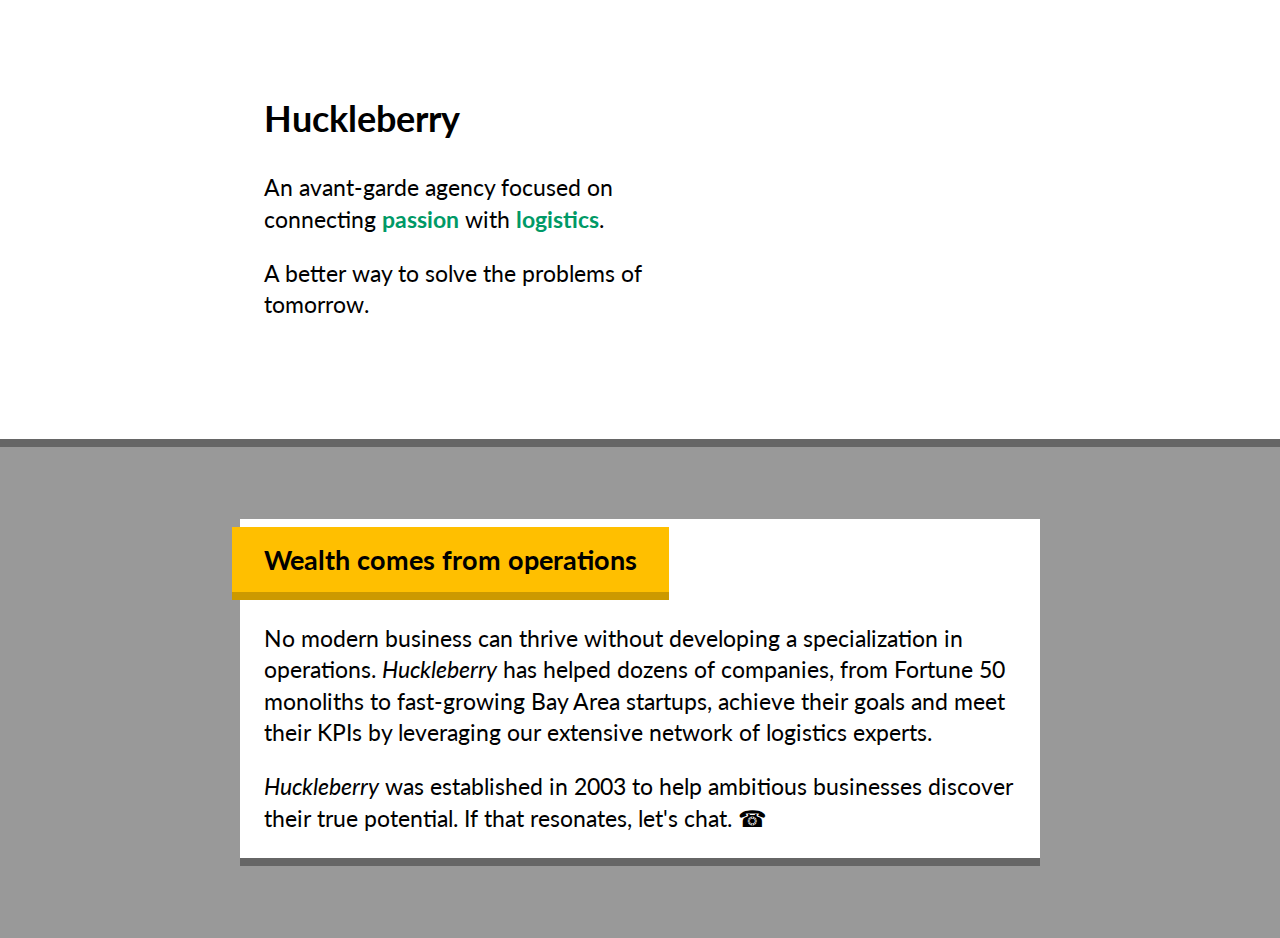
<file: huckle-berry/index.html>
<!DOCTYPE html>
<html lang="en">
  <head>
    <meta charset="UTF-8" />
    <meta name="viewport" content="width=device-width, initial-scale=1.0" />
    <meta http-equiv="X-UA-Compatible" content="ie=edge" />
    <title>Huckleberry — CSS for JavaScript Developers</title>
    <link rel="stylesheet" href="./style.css" />
    <link rel="preconnect" href="https://fonts.gstatic.com" />
    <link
      href="https://fonts.googleapis.com/css2?family=Lato:wght@400;900&display=swap"
      rel="stylesheet"
    />
  </head>
  <body>
    <header>
      <div class="max-width-wrapper">
        <div class="intro-chunk">
          <h1 class="title">Huckleberry</h1>

          <p>
            An avant-garde agency focused on connecting
            <strong>passion</strong> with <strong>logistics</strong>.
          </p>

          <p>A better way to solve the problems of tomorrow.</p>
        </div>
      </div>
    </header>
    <main>
      <section class="max-width-wrapper">
        <div class="card">
          <h2 class="indented-heading">Wealth comes from operations</h2>
          <p>
            No modern business can thrive without developing a specialization in
            operations. <em>Huckleberry</em> has helped dozens of companies,
            from Fortune 50 monoliths to fast-growing Bay Area startups, achieve
            their goals and meet their KPIs by leveraging our extensive network
            of logistics experts.
          </p>
          <p>
            <em>Huckleberry</em> was established in 2003 to help ambitious
            businesses discover their true potential. If that resonates, let's
            chat. ☎
          </p>
        </div>
      </section>
    </main>
  </body>
</html>
</file>
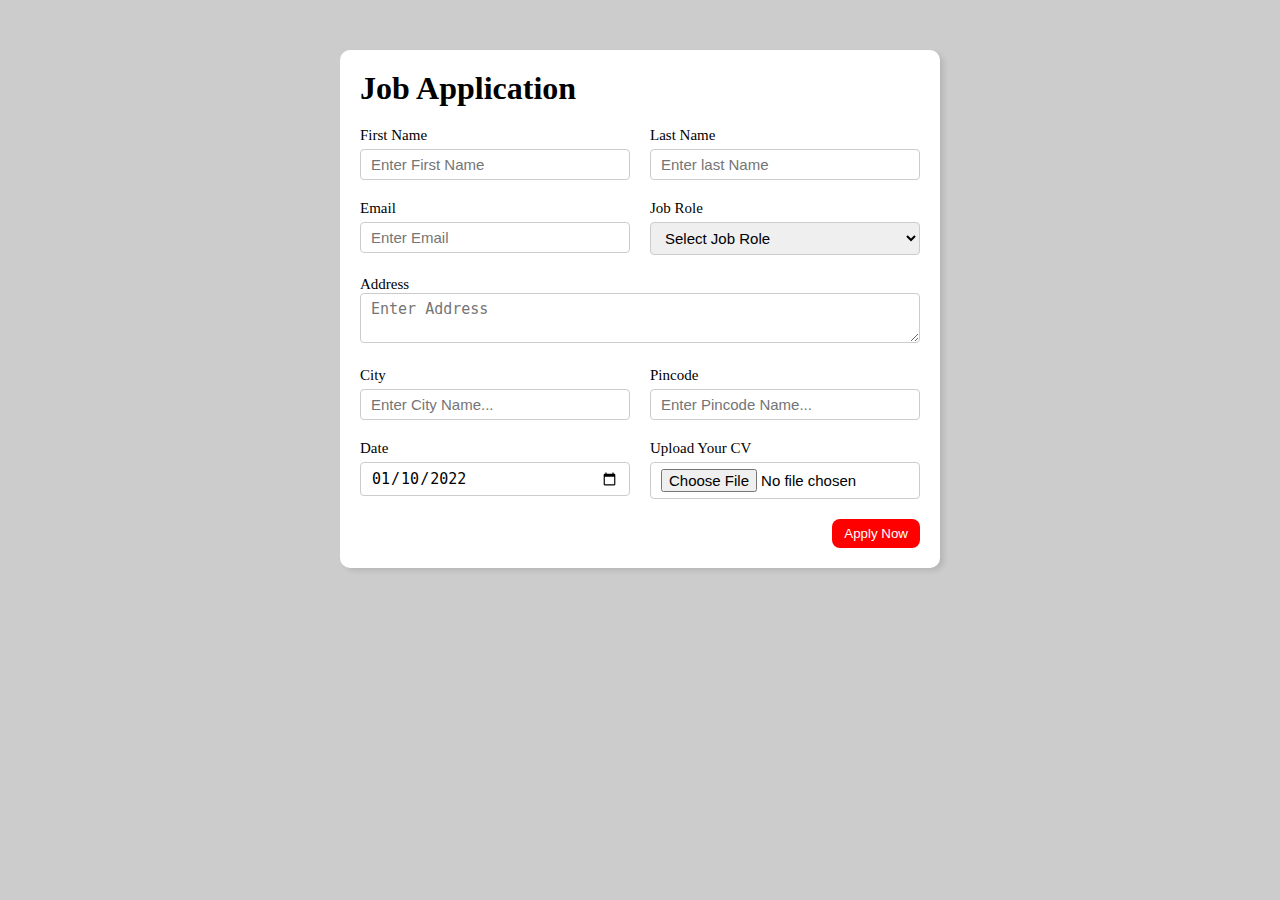
<file: job-application-form/index.html>
<!DOCTYPE html>
<html lang="en">
  <head>
    <meta charset="UTF-8" />
    <meta name="viewport" content="width=device-width, initial-scale=1.0" />
    <title>Job Application Form</title>
    <link rel="stylesheet" href="style.css" />
  </head>
  <body>
    <div class="container">
      <div class="apply-box">
        <h1>Job Application</h1>

        <form action="">
          <div class="form-container">
            <div class="form-control">
              <label for="first-name">First Name</label>
              <input
                type="text"
                id="first-name"
                placeholder="Enter First Name"
              />
            </div>
            <div class="form-control">
              <label for="last-name">Last Name</label>
              <input type="text" id="last-name" placeholder="Enter last Name" />
            </div>
            <div class="form-control">
              <label for="email">Email</label>
              <input type="email" id="email" placeholder="Enter Email" />
            </div>
            <div class="form-control">
              <label for="job-role">Job Role</label>
              <select id="job-role">
                <option value="">Select Job Role</option>
                <option value="frontend">Frontend Developer</option>
                <option value="backend">Backend Developer</option>
                <option value="full-stack">Full Stack Developer</option>
                <option value="ui-ux">UI UX Designer</option>
              </select>
            </div>
            <div class="textarea-control">
              <label for="address"> Address </label>
              <textarea
                id="address"
                row="4"
                cols="50"
                placeholder="Enter Address"
              ></textarea>
            </div>
            <div class="form-control">
              <label for="city"> City </label>
              <input id="city" placeholder="Enter City Name..." />
            </div>
            <div class="form-control">
              <label for="pincode"> Pincode </label>
              <input
                type="number"
                id="pincode"
                placeholder="Enter Pincode Name..."
              />
            </div>
            <div class="form-control">
              <label for="date"> Date </label>
              <input value="2022-01-10" type="date" id="date" />
            </div>
            <div class="form-control">
              <label for="upload"> Upload Your CV </label>
              <input type="file" id="upload" />
            </div>
          </div>
          <div class="button-container">
            <button type="submit">Apply Now</button>
          </div>
        </form>
      </div>
    </div>
  </body>
</html>
</file>
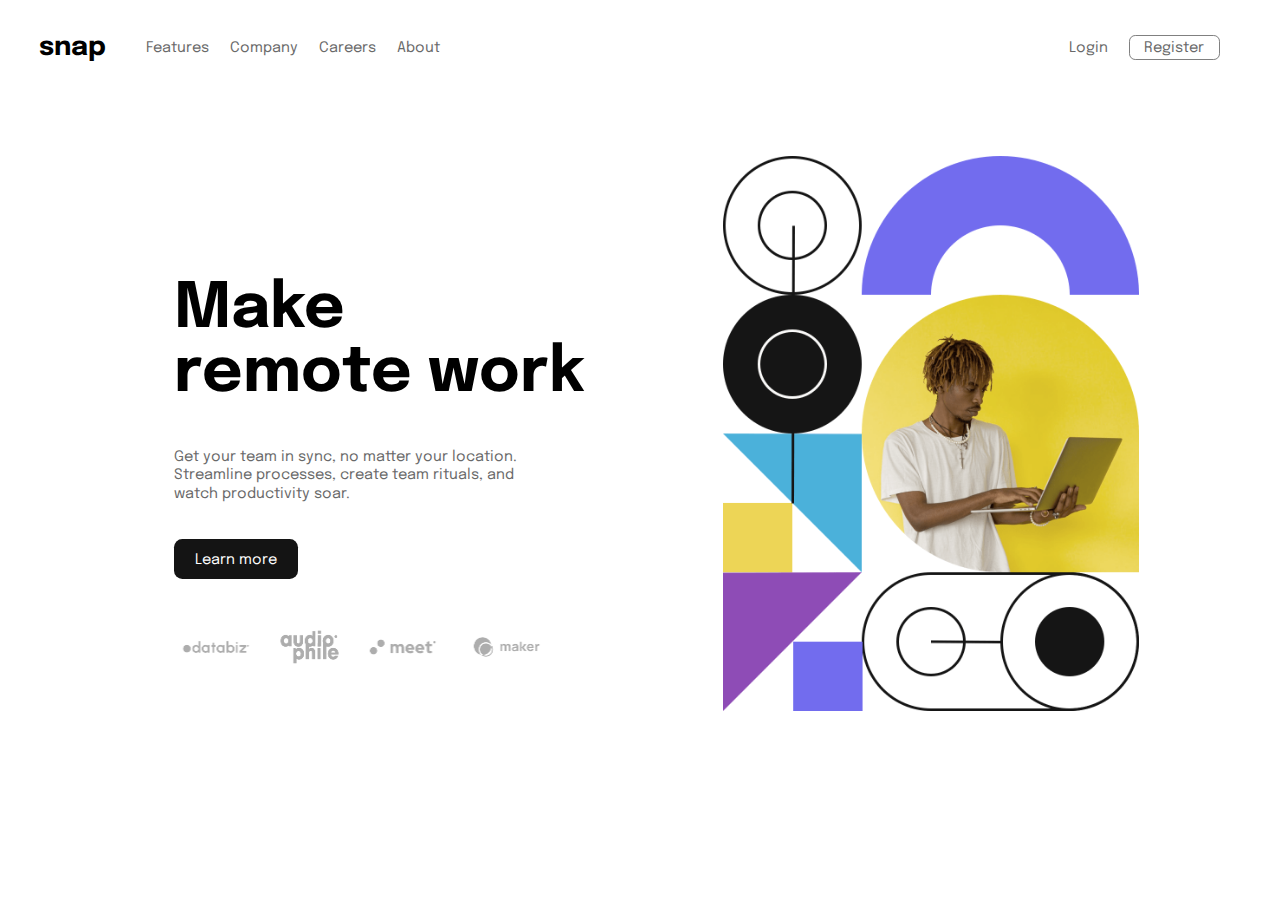
<file: remote-work-layout/index.html>
<!DOCTYPE html>
<html lang="en">
  <head>
    <meta charset="UTF-8" />
    <meta name="viewport" content="width=device-width, initial-scale=1.0" />
    <title>CSS Practice</title>
    <link
      rel="stylesheet"
      href="https://fonts.googleapis.com/css2?family=Epilogue:wght@500;700&family=Poppins:wght@400;500;700&display=swap"
    />
    <link rel="stylesheet" href="style.css" />
  </head>
  <body>
    <nav>
      <div class="logos-section">
        <h2 class="logo">snap</h2>
        <ul class="menu-items">
          <li>Features</li>
          <li>Company</li>
          <li>Careers</li>
          <li>About</li>
        </ul>
      </div>
      <ul class="cta-btns">
        <li>Login</li>
        <li>Register</li>
      </ul>
      <p class="mobile-nav">🌚</p>
    </nav>
    <main>
      <section id="text-side">
        <h1>Make <br />remote work</h1>
        <p>
          Get your team in sync, no matter your location. Streamline processes,
          create team rituals, and watch productivity soar.
        </p>
        <button>Learn more</button>
        <div class="clients-logos">
          <img src="./assets/images/client-databiz.png" />
          <img src="./assets/images/client-audiophile.png" />
          <img src="./assets/images/client-meet.png" />
          <img src="./assets/images/client-maker.png" />
        </div>
      </section>
      <section id="img-side">
        <!-- <img src="./assets/images/image-hero-desktop.png" /> -->
        <img class="desktop-img" src="./assets/images/image-hero-desktop.png" />
        <img class="mobile-img" src="./assets/images/image-hero-mobile.png" />
      </section>
    </main>
  </body>
</html>
</file>
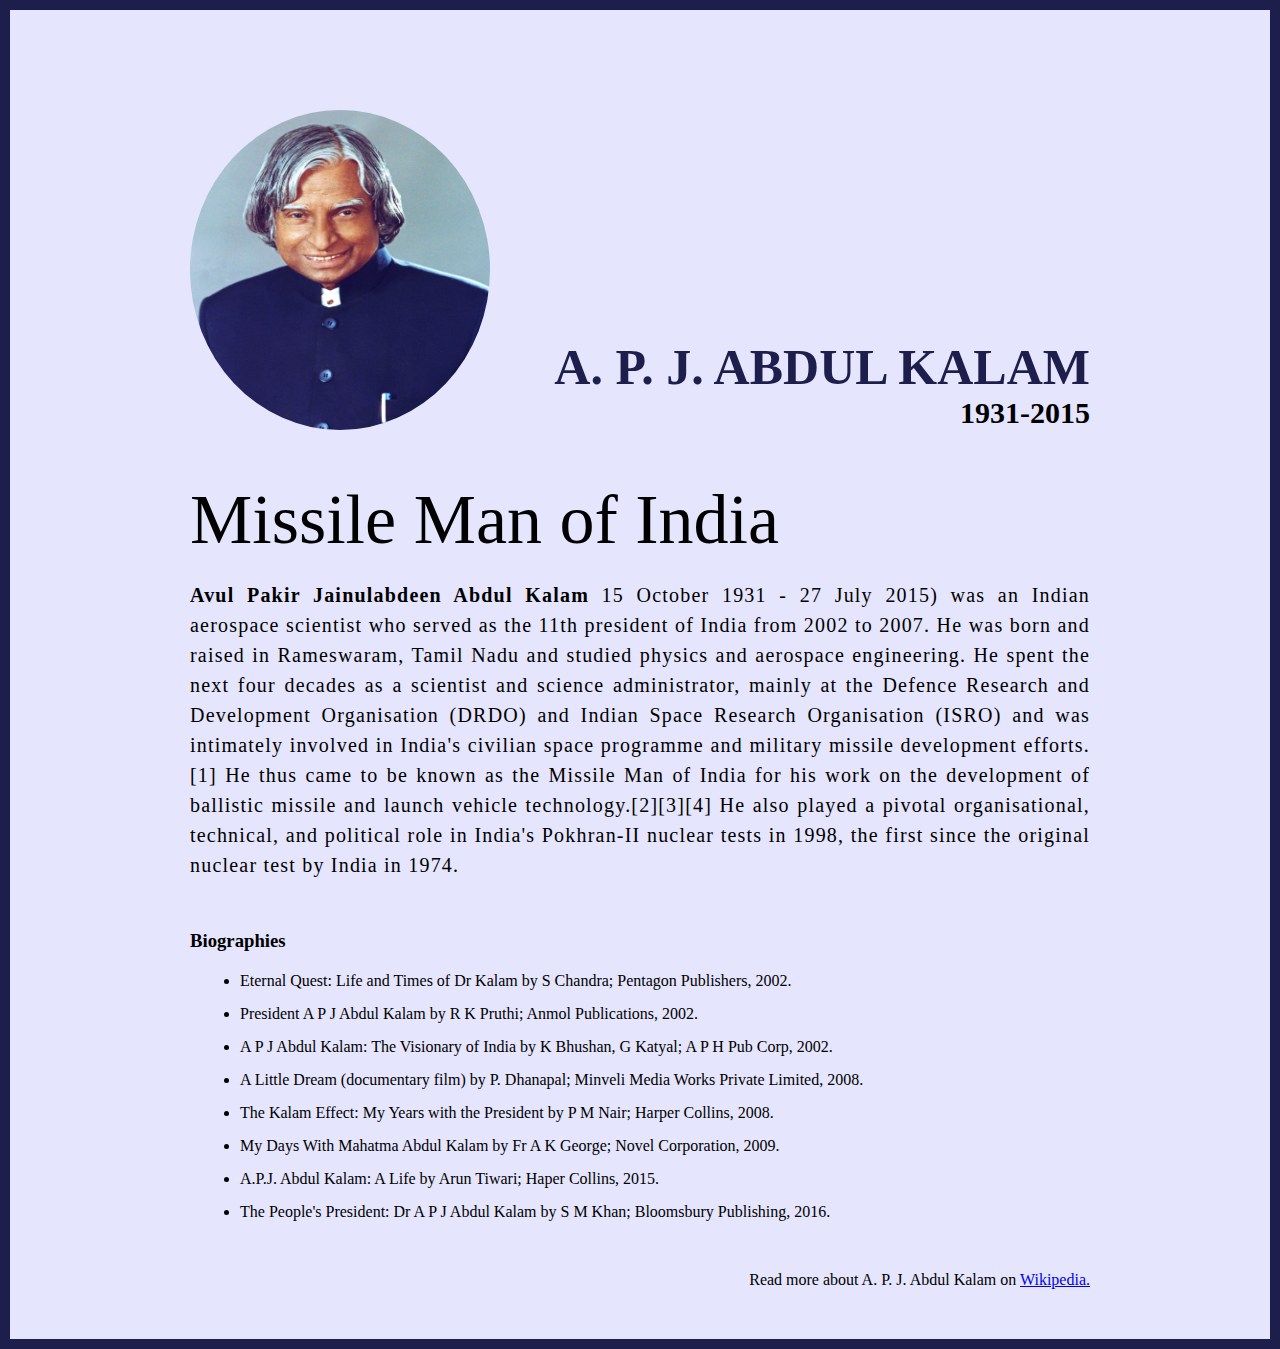
<file: tribute-website/index.html>
<!DOCTYPE html>
<html lang="en">
  <head>
    <meta charset="UTF-8" />
    <meta name="viewport" content="width=device-width, initial-scale=1.0" />
    <title>Tribute Website</title>
    <link rel="stylesheet" href="style.css" />
  </head>
  <body>
    <div class="container">
      <div class="content">
        <section class="top_section">
          <div class="image_container">
            <img src="images/apj.jpg" alt="tribute" />
          </div>
          <div>
            <h1>A. P. J. Abdul Kalam</h1>
            <h4>1931-2015</h4>
          </div>
        </section>
        <section class="about_section">
          <h2>Missile Man of India</h2>
          <p>
            <b>Avul Pakir Jainulabdeen Abdul Kalam</b> 15 October 1931 - 27 July
            2015) was an Indian aerospace scientist who served as the 11th
            president of India from 2002 to 2007. He was born and raised in
            Rameswaram, Tamil Nadu and studied physics and aerospace
            engineering. He spent the next four decades as a scientist and
            science administrator, mainly at the Defence Research and
            Development Organisation (DRDO) and Indian Space Research
            Organisation (ISRO) and was intimately involved in India's civilian
            space programme and military missile development efforts.[1] He thus
            came to be known as the Missile Man of India for his work on the
            development of ballistic missile and launch vehicle
            technology.[2][3][4] He also played a pivotal organisational,
            technical, and political role in India's Pokhran-II nuclear tests in
            1998, the first since the original nuclear test by India in 1974.
          </p>
        </section>
        <section class="biography_section">
          <h3>Biographies</h3>
          <ul>
            <li>
              Eternal Quest: Life and Times of Dr Kalam by S Chandra; Pentagon
              Publishers, 2002.
            </li>
            <li>
              President A P J Abdul Kalam by R K Pruthi; Anmol Publications,
              2002.
            </li>
            <li>
              A P J Abdul Kalam: The Visionary of India by K Bhushan, G Katyal;
              A P H Pub Corp, 2002.
            </li>
            <li>
              A Little Dream (documentary film) by P. Dhanapal; Minveli Media
              Works Private Limited, 2008.
            </li>
            <li>
              The Kalam Effect: My Years with the President by P M Nair; Harper
              Collins, 2008.
            </li>
            <li>
              My Days With Mahatma Abdul Kalam by Fr A K George; Novel
              Corporation, 2009.
            </li>
            <li>
              A.P.J. Abdul Kalam: A Life by Arun Tiwari; Haper Collins, 2015.
            </li>
            <li>
              The People's President: Dr A P J Abdul Kalam by S M Khan;
              Bloomsbury Publishing, 2016.
            </li>
          </ul>
        </section>
        <footer>
          <p>
            Read more about A. P. J. Abdul Kalam on
            <a href="https://en.wikipedia.org/wiki/A._P._J._Abdul_Kalam"
              >Wikipedia.</a
            >
          </p>
        </footer>
      </div>
    </div>
  </body>
</html>
</file>
<file: huckle-berry/style.css>
* {
  box-sizing: border-box;
  font-family: 'Lato', sans-serif;
}

html,
body {
  margin: 0;
  padding: 0;
}

h1,
h2,
h3 {
  margin: 0;
}

html {
  font-size: 1.125rem;
}

.max-width-wrapper {
  max-width: 800px;
  margin: 0 auto;
  padding: 0 24px;
}

.intro-chunk {
  padding: 96px 0px;
  max-width: 400px;
}

.intro-chunk p {
  font-size: 1.25rem;
  line-height: 1.4;
}

.intro-chunk strong {
  color: hsl(160deg, 100%, 30%);
}

.intro-chunk .title {
  font-size: 2rem;
  margin-bottom: 32px;
}

header {
  border-bottom: 8px solid hsl(0deg, 0%, 40%);
}

main {
  background-color: hsl(0deg, 0%, 60%);
  padding: 96px 0px;
}

.card {
  background-color: white;
  padding: 24px;
  margin: -24px;
  border-bottom: 8px solid hsl(0deg, 0%, 40%);
}

.indented-heading {
  background-color: hsl(45deg, 100%, 50%);
  margin-left: -32px;
  margin-top: -16px;
  padding: 16px 32px;
  width: fit-content;
  border-bottom: 8px solid hsl(45deg, 100%, 40%);
}

.card p {
  font-size: 1.25rem;
  line-height: 1.4;
}

.card p:last-child {
  margin-bottom: 0;
}
</file>
<file: job-application-form/style.css>
* {
  margin: 0;
  padding: 0;
  box-sizing: border-box;
}

body {
  background-color: #ccc;
}

.container {
  max-width: 900px;
  margin: 0 auto;
}

.apply-box {
  max-width: 600px;
  padding: 20px;
  background-color: white;
  margin: 0 auto;
  margin-top: 50px;
  box-shadow: 4px 3px 5px rgba(1, 1, 1, 0.1);
  border-radius: 10px;
}

.form-container {
  display: grid;
  grid-template-columns: repeat(auto-fit, minmax(200px, 1fr));
  gap: 20px;
  margin-top: 20px;
}

.form-control {
  display: flex;
  flex-direction: column;
}

.textarea-control {
  grid-column: 1 / span 2;
}

.textarea-control textarea {
  width: 100%;
}

label {
  font-size: 15px;
  margin-bottom: 5px;
}

input,
select,
textarea {
  padding: 6px 10px;
  border: 1px solid #ccc;
  border-radius: 4px;
  font-size: 15px;
}

input:focus,
textarea:focus {
  outline-color: red;
}

.button-container {
  display: flex;
  justify-content: flex-end;
  margin-top: 20px;
}

.button-container button {
  background-color: red;
  border: transparent solid 2px;
  padding: 5px 10px;
  color: white;
  border-radius: 8px;
  transition: 0.3s ease-in;
}

.button-container button:hover {
  background-color: #ccc;
  border: 2px solid red;
  color: black;
  transition: 0.3s ease-out;
  cursor: pointer;
}

@media screen and (max-width: 460px) {
  .textarea-control {
    grid-column: 1 / span 1;
  }
}
</file>
<file: remote-work-layout/style.css>
* {
  font-family: 'Epilogue', sans-serif;
  font-size: 1.3rem;
}

.logo {
  font-size: 1.3rem;
}

li {
  list-style: none;
}

nav,
.cta-btns,
.menu-items {
  display: flex;
  align-items: center;
}

nav {
  margin: 0 1.5rem 1.5rem 1.5rem;
  justify-content: space-between;
}

.mobile-nav {
  display: none;
}

.logos-section {
  display: flex;
}

.menu-items li,
.cta-btns li {
  font-size: 0.7rem;
  margin-right: 1rem;
  color: hsl(0, 0%, 41%);
}

.cta-btns li:nth-last-child(1) {
  border: 1px solid gray;
  padding: 0.2rem 0.7rem;
  border-radius: 0.3rem;
}

/* Client Logos */
.clients-logos {
  margin-top: 1rem;
  margin-left: -2rem;
  display: flex;
  width: 10rem;
}

.clients-logos img {
  width: 8rem;
  margin-right: -3rem;
}

.clients-logos img:nth-child(2) {
  width: 7rem;
}

/* Main */
main {
  display: grid;
  grid-template-columns: repeat(2, 1fr);
  height: 70vh;
  align-items: center;
  justify-content: center;
  margin-left: 8rem;
}

/* Images */
.desktop-img {
  display: block;
}
.mobile-img {
  display: none;
}

main h1 {
  font-size: 3rem;
}

main p {
  font-size: 0.7rem;
  width: 18rem;
  color: hsl(0, 0%, 41%);
  line-height: 0.9rem;
}

main button {
  background-color: hsl(0, 0%, 8%);
  color: #fff;
  border: none;
  font-size: 0.7rem;
  padding: 0.6rem 1rem;
  border-radius: 0.4rem;
  margin-top: 1rem;
}

#text-side {
  margin-top: 3rem;
}

#img-side img {
  width: 20rem;
}

/* Responsive */
@media (min-width: 300px) and (max-width: 480px) {
  * {
    font-size: 1rem;
  }

  body {
    height: 100vh;
    width: 100vw;
    overflow-y: hidden;
    overflow-x: hidden;
  }

  nav {
    margin: 0 1.5rem 0 1.5rem;
  }

  nav ul {
    display: none;
  }

  .mobile-nav {
    display: block;
    margin-right: 2rem;
  }

  main {
    display: grid;
    grid-template-columns: 100%;
    margin: -3rem auto 0 auto;
  }

  /* Clients logos */
  .clients-logos {
    margin-top: 2rem;
  }

  .clients-logos img {
    width: 30rem;
  }

  .clients-logos {
    margin-top: 1rem;
    display: flex;
  }

  .clients-logos img:nth-child(2) {
    width: 7rem;
  }

  /* Images */
  .desktop-img {
    display: none;
  }
  .mobile-img {
    display: block;
    margin-top: 3rem;
  }

  .cta-btns,
  .menu-items {
    display: none;
  }

  main h1 {
    font-size: 2.5rem;
  }

  /* Client Logos */
  .clients-logos img {
    width: 4.5rem;
    margin-right: 0.8rem;
  }
}
</file>
<file: tribute-website/style.css>
* {
  margin: 0;
  padding: 0;
  box-sizing: border-box;
}

.container {
  background-color: #e5e5fd;
  width: 100%;
  min-height: 100vh;
  border: 10px solid #1d1e4c;
}

.content {
  max-width: 900px;
  margin: 0 auto;
}

.top_section {
  display: flex;
  justify-content: space-between;
  align-items: flex-end;
  margin-top: 100px;
}

.image_container {
  border-radius: 50%;
  overflow: hidden;
}

.image_container,
img {
  width: 300px;
  height: 320px;
}

.top_section h1 {
  font-size: 50px;
  font-weight: bold;
  color: #1d1e4c;
  text-transform: uppercase;
}

.top_section h4 {
  font-size: 30px;
  text-align: end;
}

.about_section {
  margin-top: 50px;
}

.about_section h2 {
  font-size: 70px;
  font-weight: 400;
  margin-bottom: 20px;
}

.about_section p {
  font-size: 20px;
  line-height: 30px;
  letter-spacing: 1.2px;
  text-align: justify;
}

.biography_section {
  margin: 50px 0;
}

.biography_section h3 {
  margin-bottom: 20px;
}

.biography_section ul {
  margin-left: 50px;
}

.biography_section li {
  margin-bottom: 15px;
}

footer {
  margin: 50px 0;
}

footer p {
  text-align: end;
}
</file>
